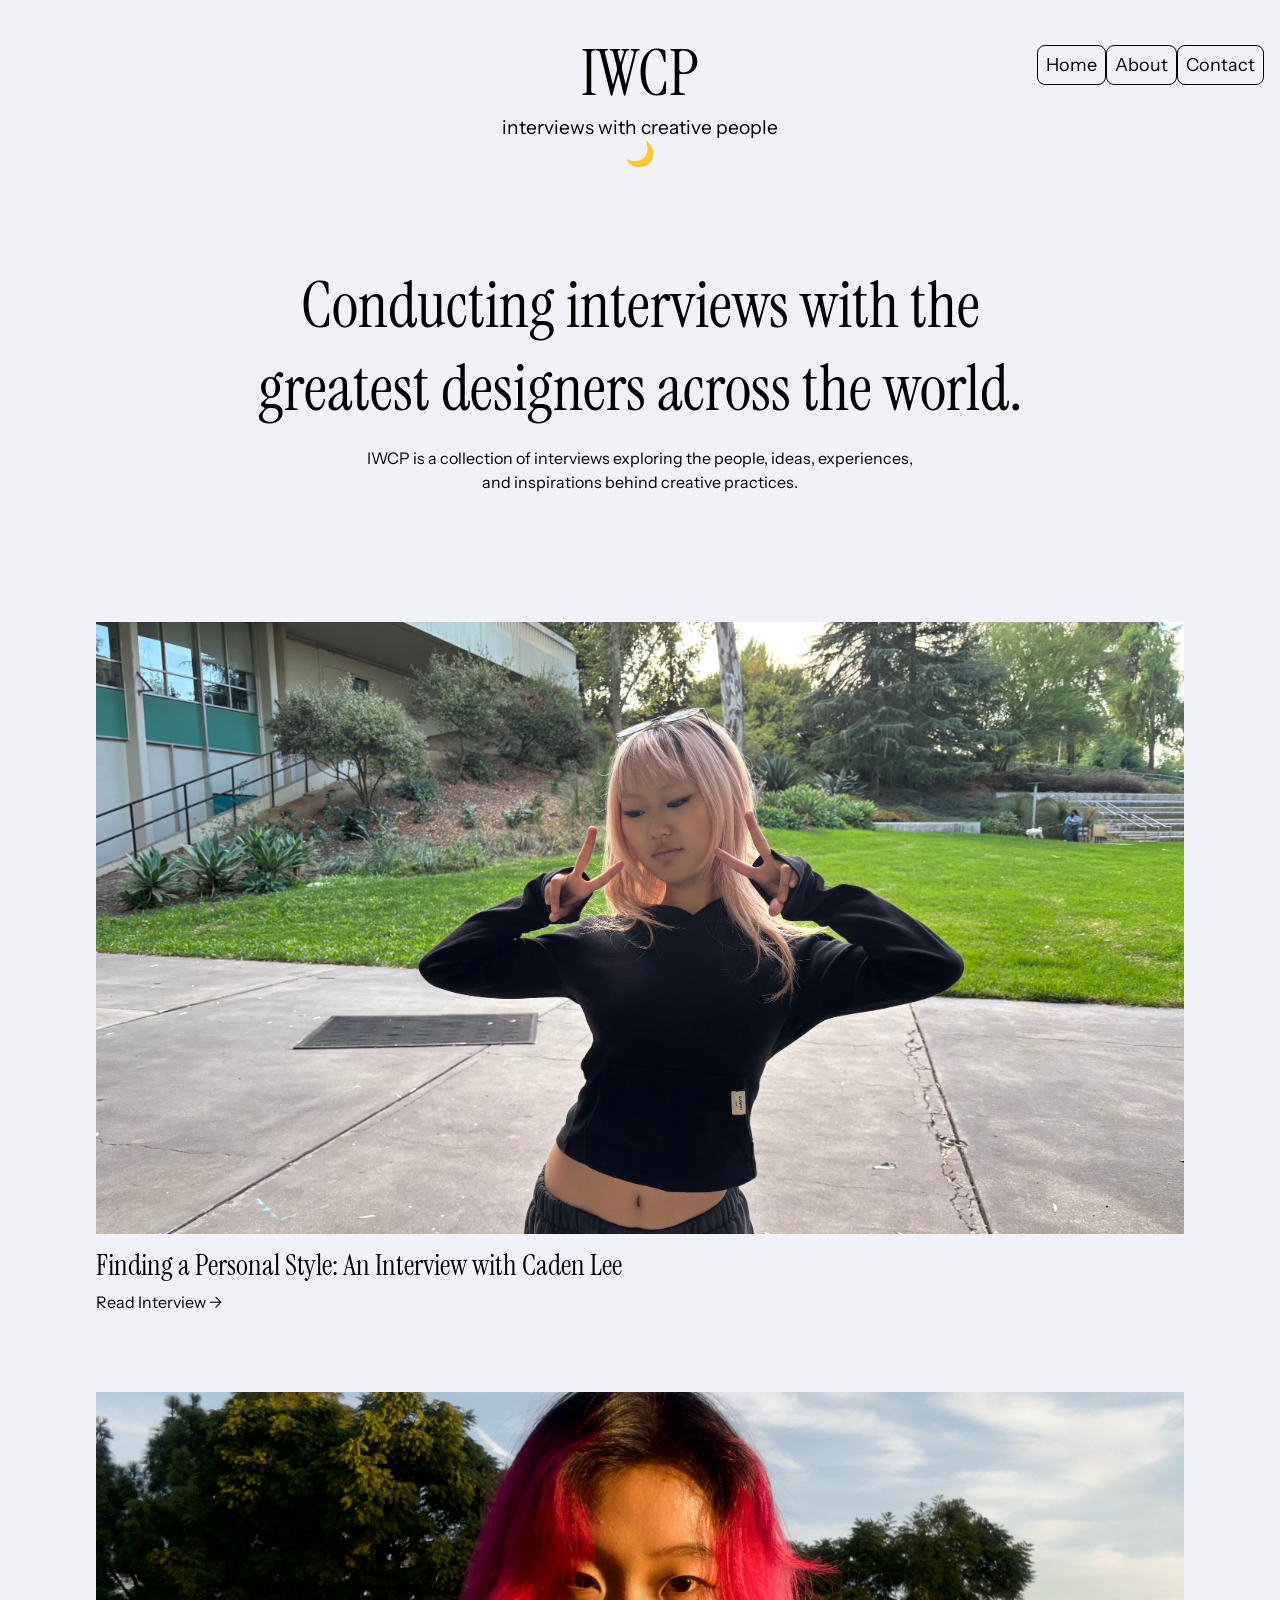
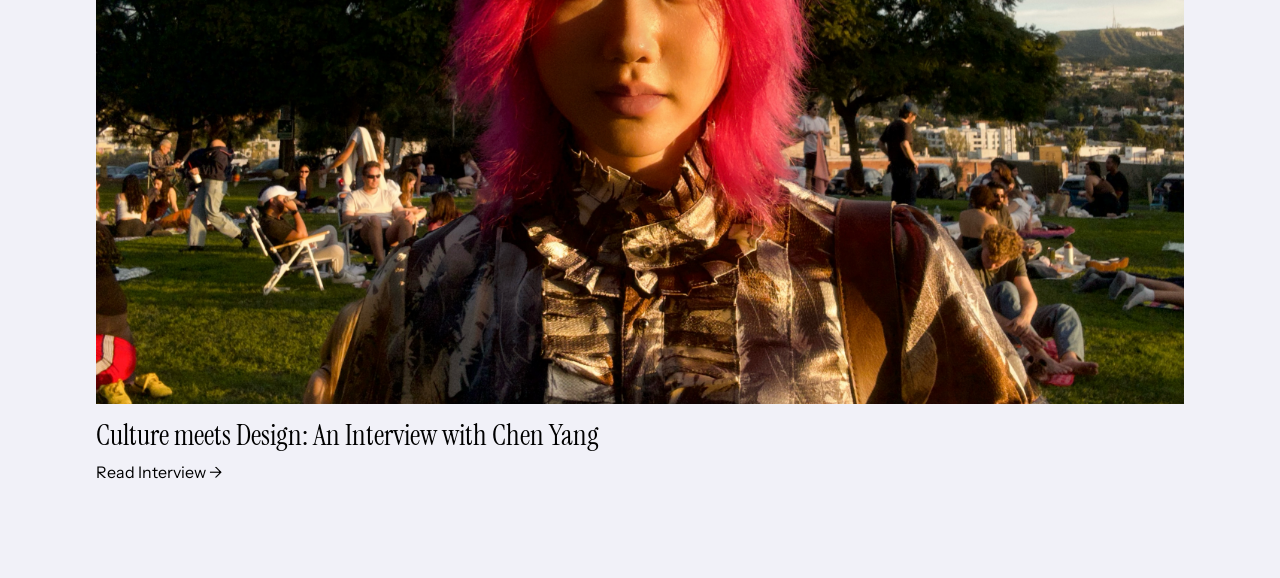
<file: index.html>
<!DOCTYPE html>
<html lang="en">
<head>
    <meta charset="utf-8">
    <meta name="viewport" content="width=device-width, initial-scale=1.0">

    <title>IWCP — Interviews With Creative People</title>

    <link rel="preconnect" href="https://fonts.googleapis.com">
    <link rel="preconnect" href="https://fonts.gstatic.com" crossorigin>
    <link href="https://fonts.googleapis.com/css2?family=Instrument+Sans:ital,wght@0,400..700;1,400..700&family=Instrument+Serif:ital@0;1&display=swap" rel="stylesheet">

    <link href="css/reset.css" rel="stylesheet">
    <link href="css/styles.css" rel="stylesheet">
</head>

<body>

<header class="site-header">

    <h2 class="website_logo">IWCP</h2>

    <p class="interviews">interviews with creative people</p>

    <nav class="site-nav">

        <input type="checkbox" id="darkmode">

        <label for="darkmode" class="theme-icon">
            <span class="moon">🌙</span>
            <span class="sun">☀️</span>
        </label>

        <ul class="site-nav__links">
            <li><a href="index.html">Home</a></li>
            <li><a href="#">About</a></li>
            <li><a href="#">Contact</a></li>
        </ul>

    </nav>

</header>

<main>

    <section class="home-intro">
        <h1>Conducting interviews with the greatest designers across the world.</h1>

        <p>
            IWCP is a collection of interviews exploring the
            people, ideas, experiences, and inspirations behind
            creative practices.
        </p>
    </section>

    <section class="interview-list">

    

		<div class="interview-card">
        <a href="caden.html">
            <div class="card-images">
            <img src="images/cadenimage.jpeg" alt="Caden artwork">
            <img src="images/caden mixed media.png" alt="More of Caden's artwork">

			</div>
			<h3>Finding a Personal Style: An Interview with Caden Lee</h3>
			    <p>Read Interview →</p>

        

        </a>
</div>

<div class="interview-card">
<a href="Chen.html">
	<div class="card-images">
    <img src="images/Chen Portrait.jpeg" alt="Second Interviewee">
	<img src="images/chen drawing.png" alt="Second Interviewee">

	</div>
    <h3>Culture meets Design: An Interview with Chen Yang</h3>
    <p>Read Interview →</p>
</a>

</div>
    </section>

</main>

</body>
</html>
</file>
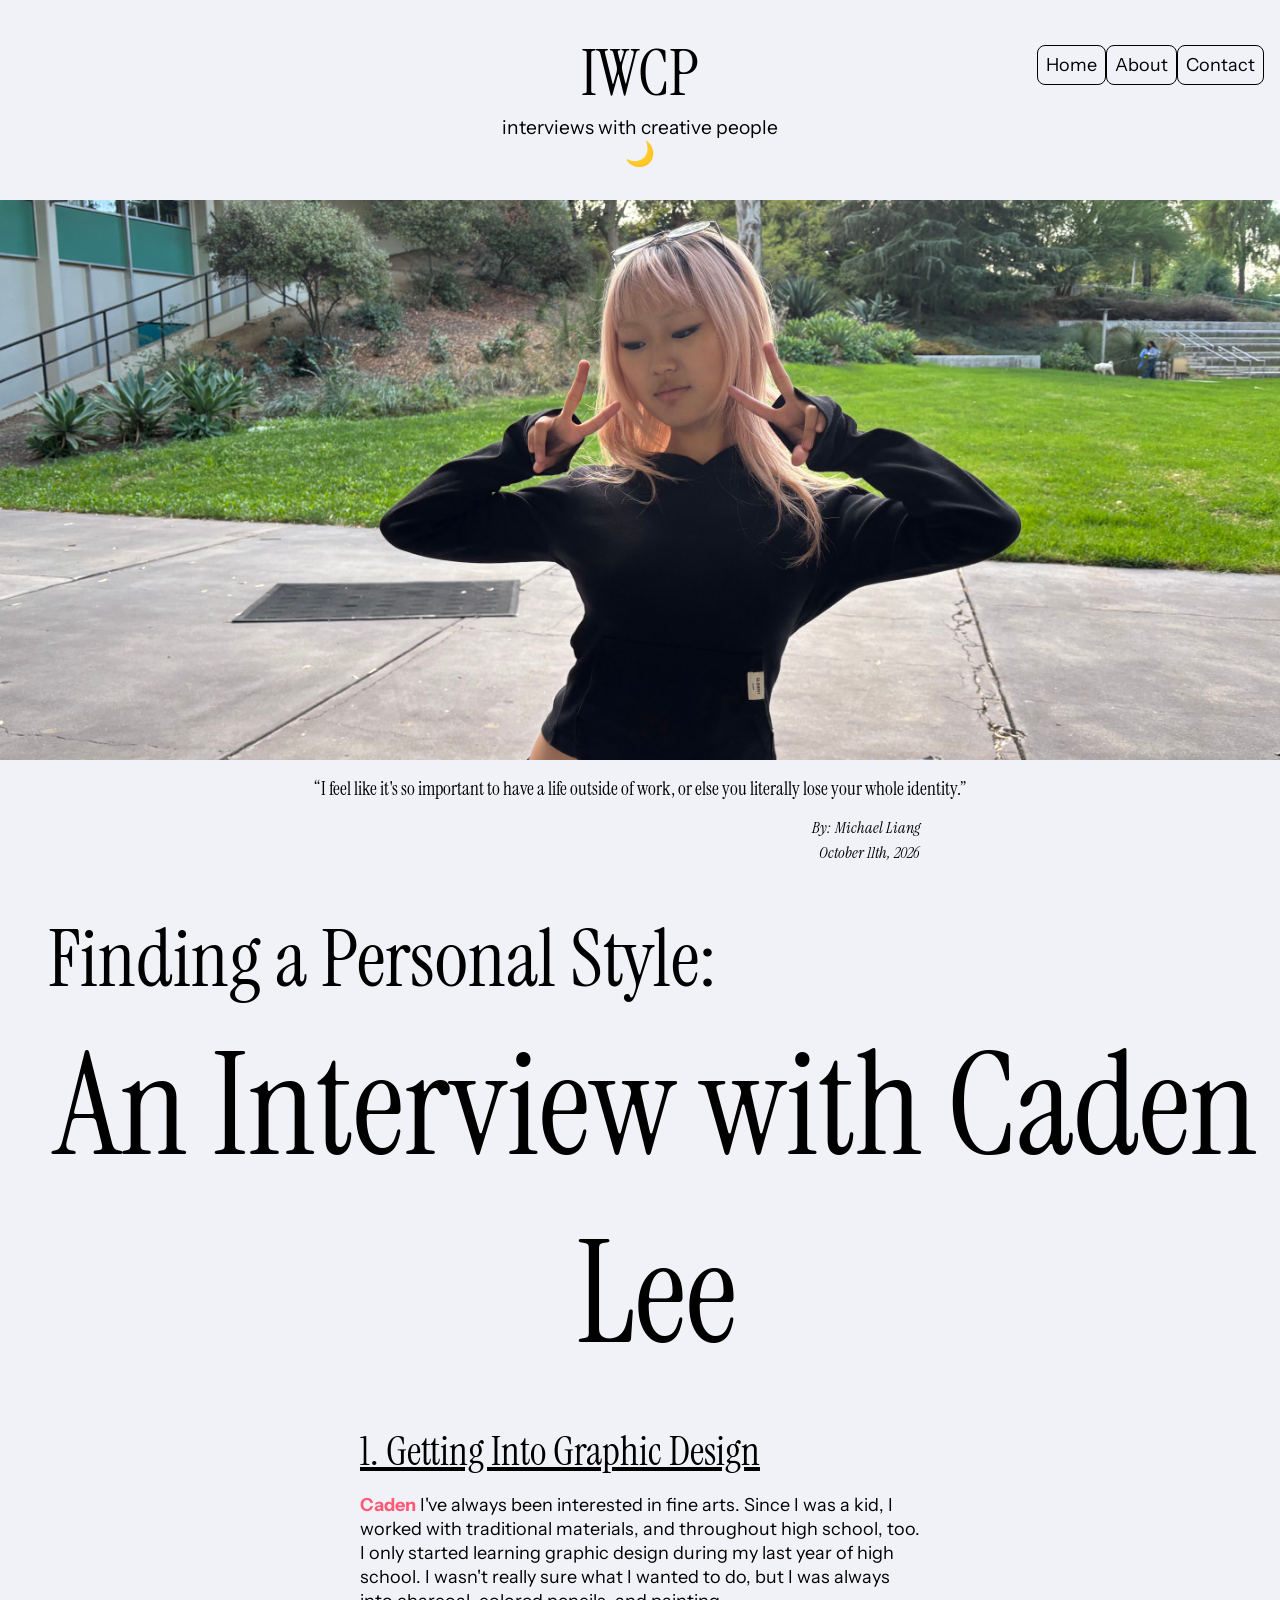
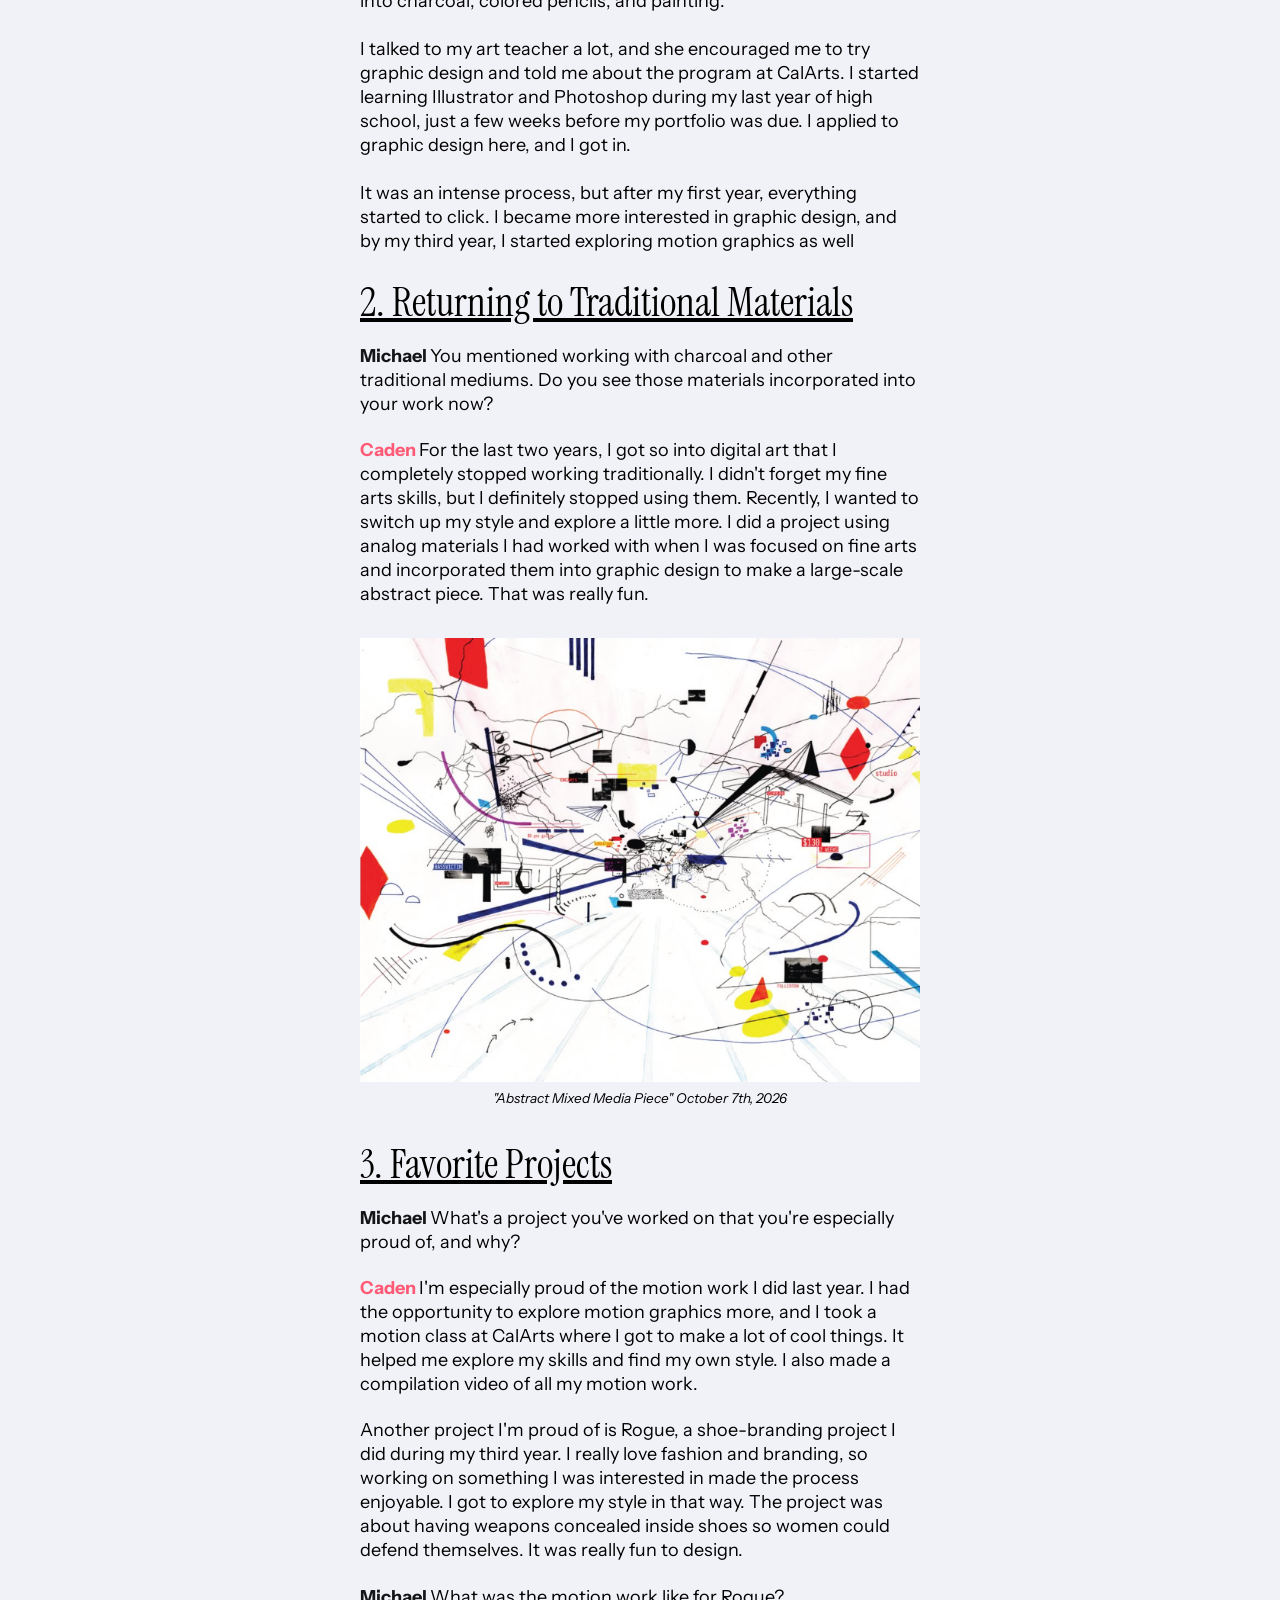
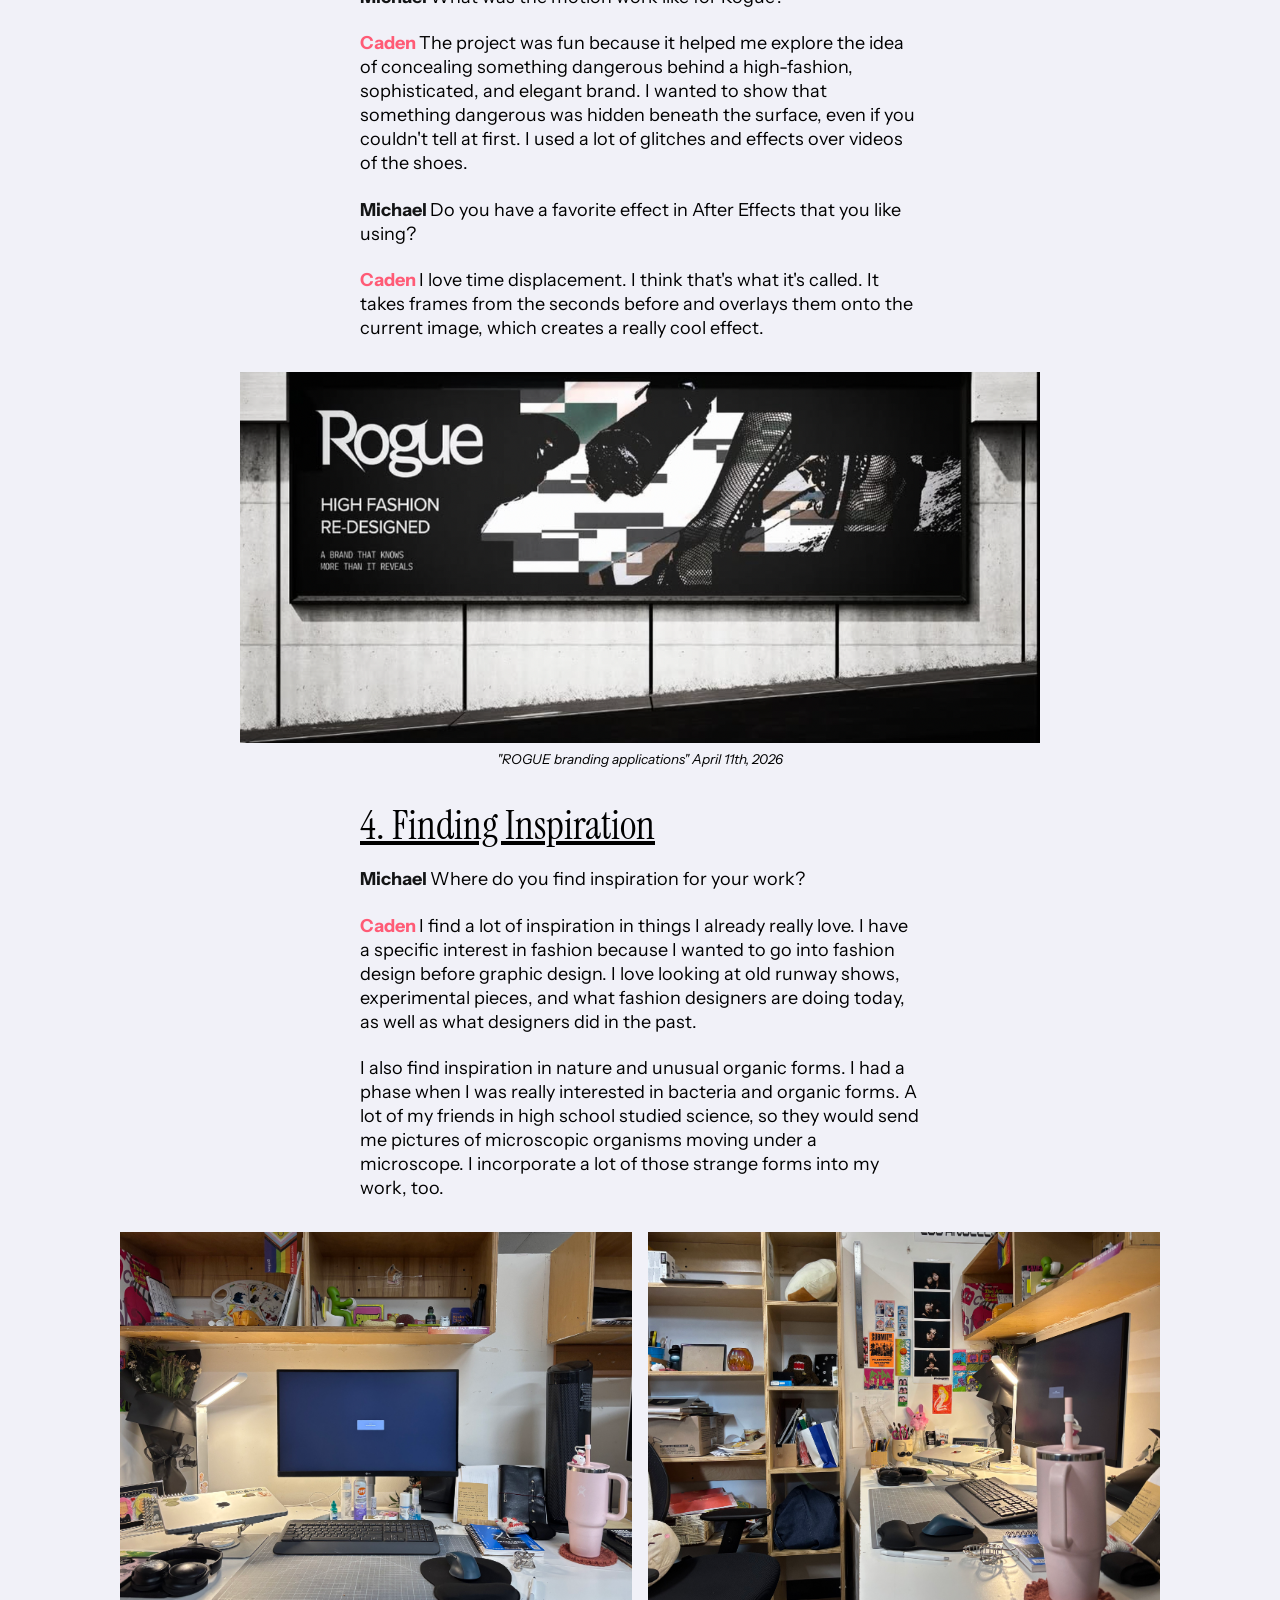
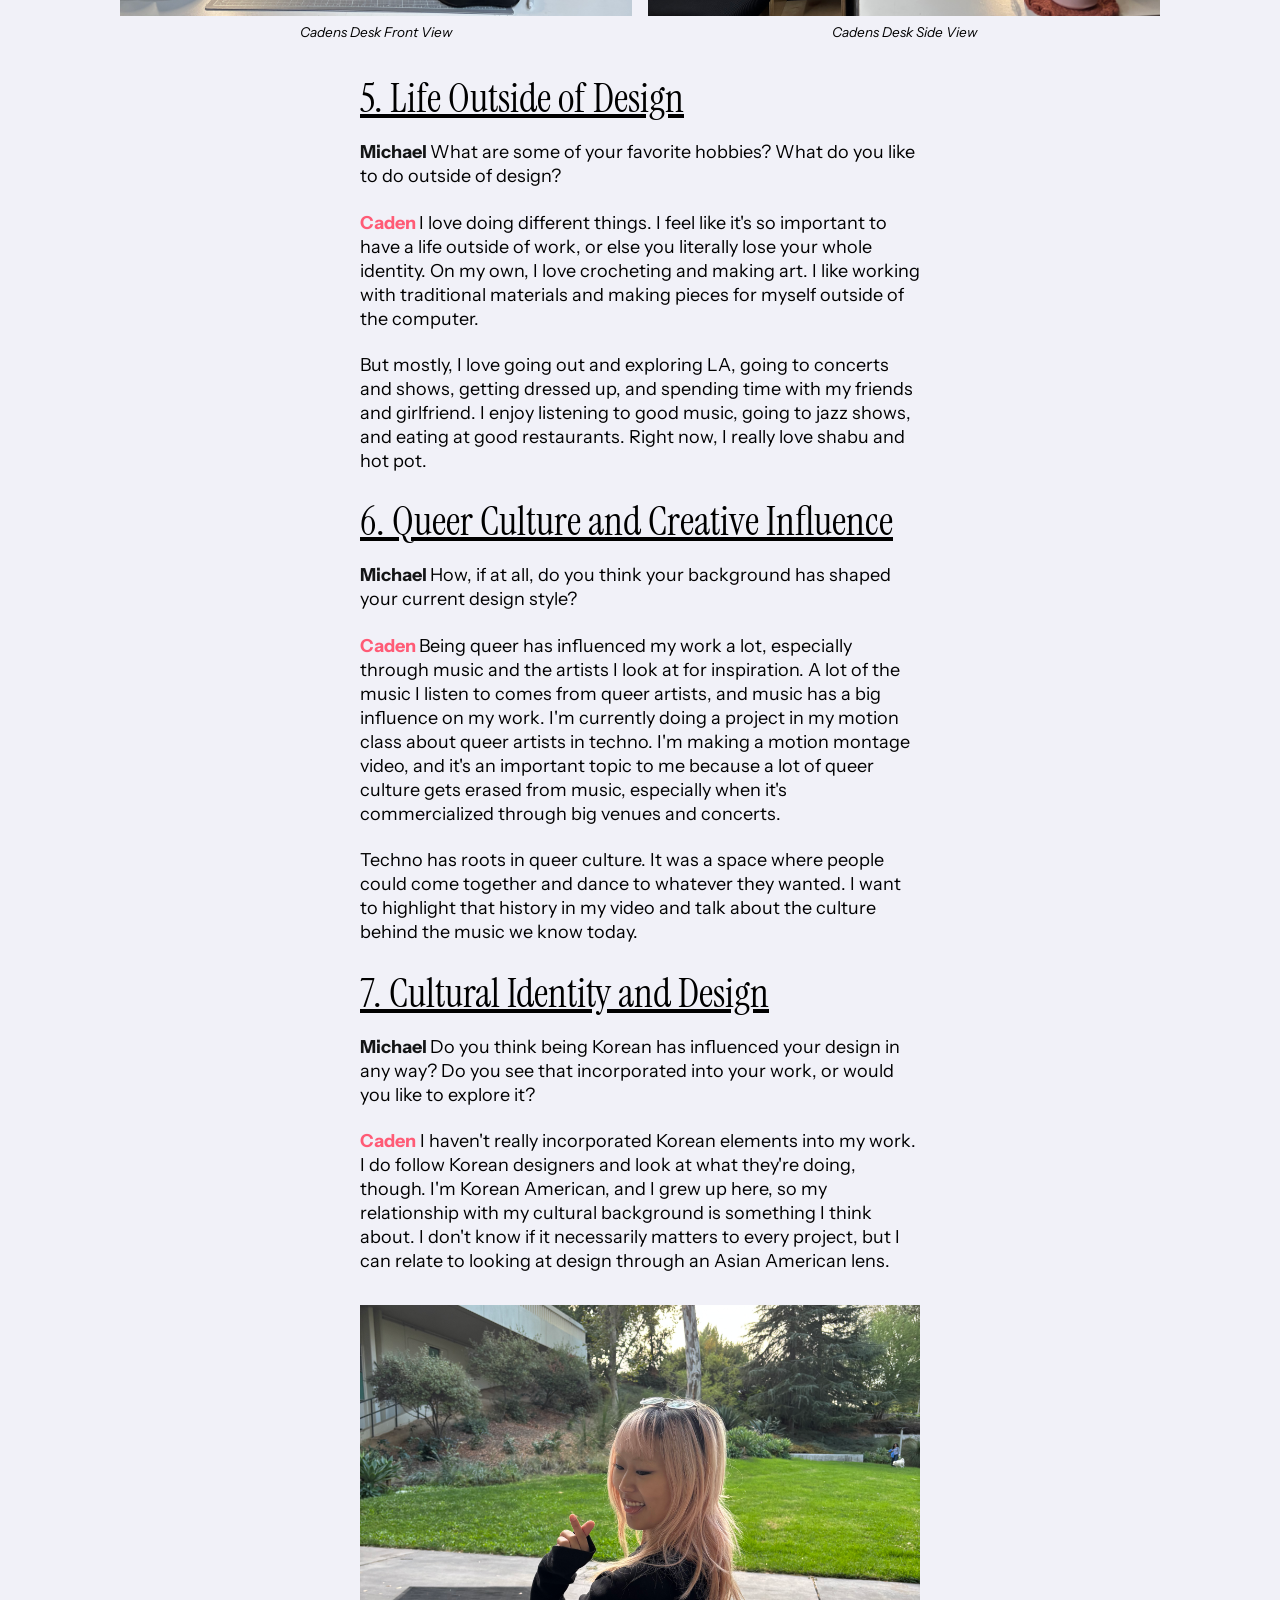
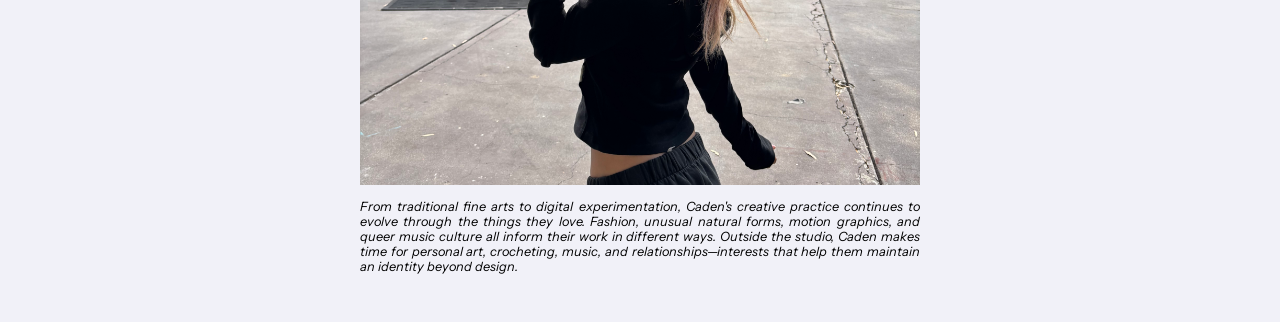
<file: caden.html>
<!DOCTYPE html>
<html lang="en">
<head>
	<meta charset="utf-8">
	<meta content="initial-scale=1.0,width=device-width" name="viewport">

	<title>IWCP Interviews With Creative People </title>

	
<link rel="preconnect" href="https://fonts.googleapis.com">
<link rel="preconnect" href="https://fonts.gstatic.com" crossorigin>
<link href="https://fonts.googleapis.com/css2?family=Instrument+Sans:ital,wght@0,400..700;1,400..700&family=Instrument+Serif:ital@0;1&display=swap" rel="stylesheet">

	<link href="css/reset.css" rel="stylesheet" type="text/css">
	<link href="css/styles.css" rel="stylesheet" type="text/css">
	
	<script src="js/scripts.js"></script>
</head>






<body>

<header class="site-header">


	<h2 class="website_logo">IWCP  </h2>

			<p class="interviews">interviews with creative people </p>

			<nav>
						
<nav class="site-nav">

    <input type="checkbox" id="darkmode">

    <label for="darkmode" class="theme-icon">
        <span class="moon">🌙</span>
        <span class="sun">☀️</span>
    </label>

    <ul class="site-nav__links">
        <li><a href="index.html">Home</a></li>
        <li><a href="about.html">About</a></li>
        <li><a href="contact.html">Contact</a></li>
    </ul>

</nav>
			</nav>
		

		</header>

	


	

	
	<!-- caption under image-->

		<div class="caden_image">
		<img src="images/cadenimage.jpeg" alt="Caden">
	    </div>

		<div class="caden_header">
	<div class="caden_quote">
		“I feel like it's so important to have a life outside of work, or else you literally lose your whole identity.”
	</div>
	<div class="caden_text">By: Michael Liang</div>
	<div class="caden_subtext">October 11th, 2026</div>
</div>


<!-- title -->

<div class="caden_headertwo">

<div class="Caden_title">
	<h1>Finding a Personal Style:</h1>

	</div>


	<div class="Caden_maintitle">
	<h1> An Interview with Caden Lee</h1>

	</div>

</div>


	<!-- interview section-->

<main class="article">

    <section class="article_section">
        <h2>1. Getting Into Graphic Design</h2>
        <p> <span class="Caden"> Caden</span> I've always been interested in fine arts. Since I was a kid, I worked with traditional materials, and throughout high school, too. I only started learning graphic design during my last year of high school. I wasn't really sure what I wanted to do, but I was always into charcoal, colored pencils, and painting. <br><br>
 I talked to my art teacher a lot, and she encouraged me to try graphic design and told me about the program at CalArts. I started learning Illustrator and Photoshop during my last year of high school, just a few weeks before my portfolio was due. I applied to graphic design here, and I got in.  <br><br>
It was an intense process, but after my first year, everything started to click. I became more interested in graphic design, and by my third year, I started exploring motion graphics as well</p>
    </section>



    <section class="article_section">
        <h2>2. Returning to Traditional Materials</h2>
        <p> <span class="Michael"> Michael </span> You mentioned working with charcoal and other traditional mediums. Do you see those materials incorporated into your work now?</p>

  <p> <span class="Caden"> Caden </span>For the last two years, I got so into digital art that I completely stopped working traditionally. I didn't forget my fine arts skills, but I definitely stopped using them. Recently, I wanted to switch up my style and explore a little more. I did a project using analog materials I had worked with when I was focused on fine arts and incorporated them into graphic design to make a large-scale abstract piece. That was really fun.</p>
    </section>



	<div class="article_image">
    <img src="images/caden mixed media.png" alt="Caden's mixed media piece">
    <p class="image_caption">"Abstract Mixed Media Piece" October 7th, 2026</p>
</div>


   


    <section class="article_section">
        <h2>3. Favorite Projects</h2>
        <p> <span class="Michael"> Michael </span> What's a project you've worked on that
you're especially proud of, and why? </p>

<p> <span class="Caden"> Caden </span> I'm especially proud of the motion work I did
last year. I had the opportunity to explore motion
graphics more, and I took a motion class at CalArts
where I got to make a lot of cool things. It helped me
explore my skills and find my own style. I also made
a compilation video of all my motion work.</p>

<p>Another project I'm proud of is Rogue, a shoe-branding
project I did during my third year. I really love fashion
and branding, so working on something I was interested
in made the process enjoyable. I got to explore my style
in that way. The project was about having weapons concealed inside
shoes so women could defend themselves. It was really
fun to design.</p>


<p> <span class="Michael"> Michael </span> What was the motion work like for Rogue?</p>

 <p> <span class="Caden"> Caden </span>The project was fun because it helped me explore
the idea of concealing something dangerous behind a
high-fashion, sophisticated, and elegant brand. I wanted
to show that something dangerous was hidden beneath
the surface, even if you couldn't tell at first. I used
a lot of glitches and effects over videos of the shoes.</p>

<p> <span class="Michael"> Michael </span> Do you have a favorite effect in After Effects
that you like using?</p>

 <p> <span class="Caden"> Caden </span> I love time displacement. I think that's what it's
called. It takes frames from the seconds before and
overlays them onto the current image, which creates
a really cool effect.</p>
     
   </section>


<div class="article_image_rouge">
    <img src="images/caden rouge.png" alt="caden rouge">
    <p class="image_caption_rouge">"ROGUE branding applications" April 11th, 2026</p>
</div>


 <section class="article_section">
        <h2>4. Finding Inspiration</h2>
        <p> <span class="Michael"> Michael </span> Where do you find inspiration for
your work? </p>

 <p> <span class="Caden"> Caden </span> I find a lot of inspiration in things I already
really love. I have a specific interest in fashion
because I wanted to go into fashion design before
graphic design. I love looking at old runway shows,
experimental pieces, and what fashion designers are
doing today, as well as what designers did in the past.</p>

<p>I also find inspiration in nature and unusual organic
forms. I had a phase when I was really interested in
bacteria and organic forms. A lot of my friends in high
school studied science, so they would send me pictures
of microscopic organisms moving under a microscope.
I incorporate a lot of those strange forms into my work,
too.</p>
     
   </section>


<div class="cadendesk">

    <div class="cadens_deskside">
        <img src="images/caden front desk.jpeg" alt="Cadens Front Desk">
        <p class="desk_caption">Cadens Desk Front View</p>
    </div>

    <div class="cadens_deskside">
        <img src="images/caden side desk .jpeg" alt="Cadens Side Desk ">
        <p class="desk_caption">Cadens Desk Side View</p>
    </div>

</div>

<section class="article_section">
        <h2>5. Life Outside of Design</h2>
        <p> <span class="Michael"> Michael </span> What are some of your favorite hobbies?
What do you like to do outside of design? </p>

<p> <span class="Caden"> Caden  </span>I love doing different things. I feel like it's so
important to have a life outside of work, or else you
literally lose your whole identity. On my own, I love crocheting and making art. I like
working with traditional materials and making pieces
for myself outside of the computer.</p>

<p>But mostly, I love going out and exploring LA, going to
concerts and shows, getting dressed up, and spending
time with my friends and girlfriend. I enjoy listening to
good music, going to jazz shows, and eating at good
restaurants. Right now, I really love shabu and hot pot.</p>
     
   </section>

   <section class="article_section">
        <h2>6. Queer Culture and Creative Influence</h2>
       <p> <span class="Michael"> Michael </span> How, if at all, do you think your background
has shaped your current design style?</p>

<p> <span class="Caden"> Caden </span> Being queer has influenced my work a lot, especially
through music and the artists I look at for inspiration. A lot
of the music I listen to comes from queer artists, and music
has a big influence on my work. I'm currently doing a project
in my motion class about queer artists in techno. I'm making
a motion montage video, and it's an important topic to me
because a lot of queer culture gets erased from music,
especially when it's commercialized through big venues
and concerts.<p>

<p>Techno has roots in queer culture. It was a space where
people could come together and dance to whatever they
wanted. I want to highlight that history in my video and talk
about the culture behind the music we know today.</p>
     
   </section>

   <section class="article_section">
        <h2>7. Cultural Identity and Design</h2>
        <p> <span class="Michael"> Michael </span>Do you think being Korean has influenced your
design in any way? Do you see that incorporated into your
work, or would you like to explore it?</p>

<p> <span class="Caden"> Caden</span> I haven't really incorporated Korean elements into
my work. I do follow Korean designers and look at what
they're doing, though. I'm Korean American, and I grew up
here, so my relationship with my cultural background is
something I think about. I don't know if it necessarily
matters to every project, but I can relate to looking at
design through an Asian American lens.</p>
     
   </section>

<div class="caden_lastimage">
	<div class="lastimage_crop">
    <img src="images/Caden heart.jpeg" alt="Caden's mixed media piece">
	</div>
    <p class="cadenimage_caption">
From traditional fine arts to digital experimentation,
Caden's creative practice continues to evolve through the
things they love. Fashion, unusual natural forms, motion
graphics, and queer music culture all inform their work in
different ways. Outside the studio, Caden makes time for
personal art, crocheting, music, and relationships—interests
that help them maintain an identity beyond design.</p>
</div>







</main>



</body>
</html>
</file>
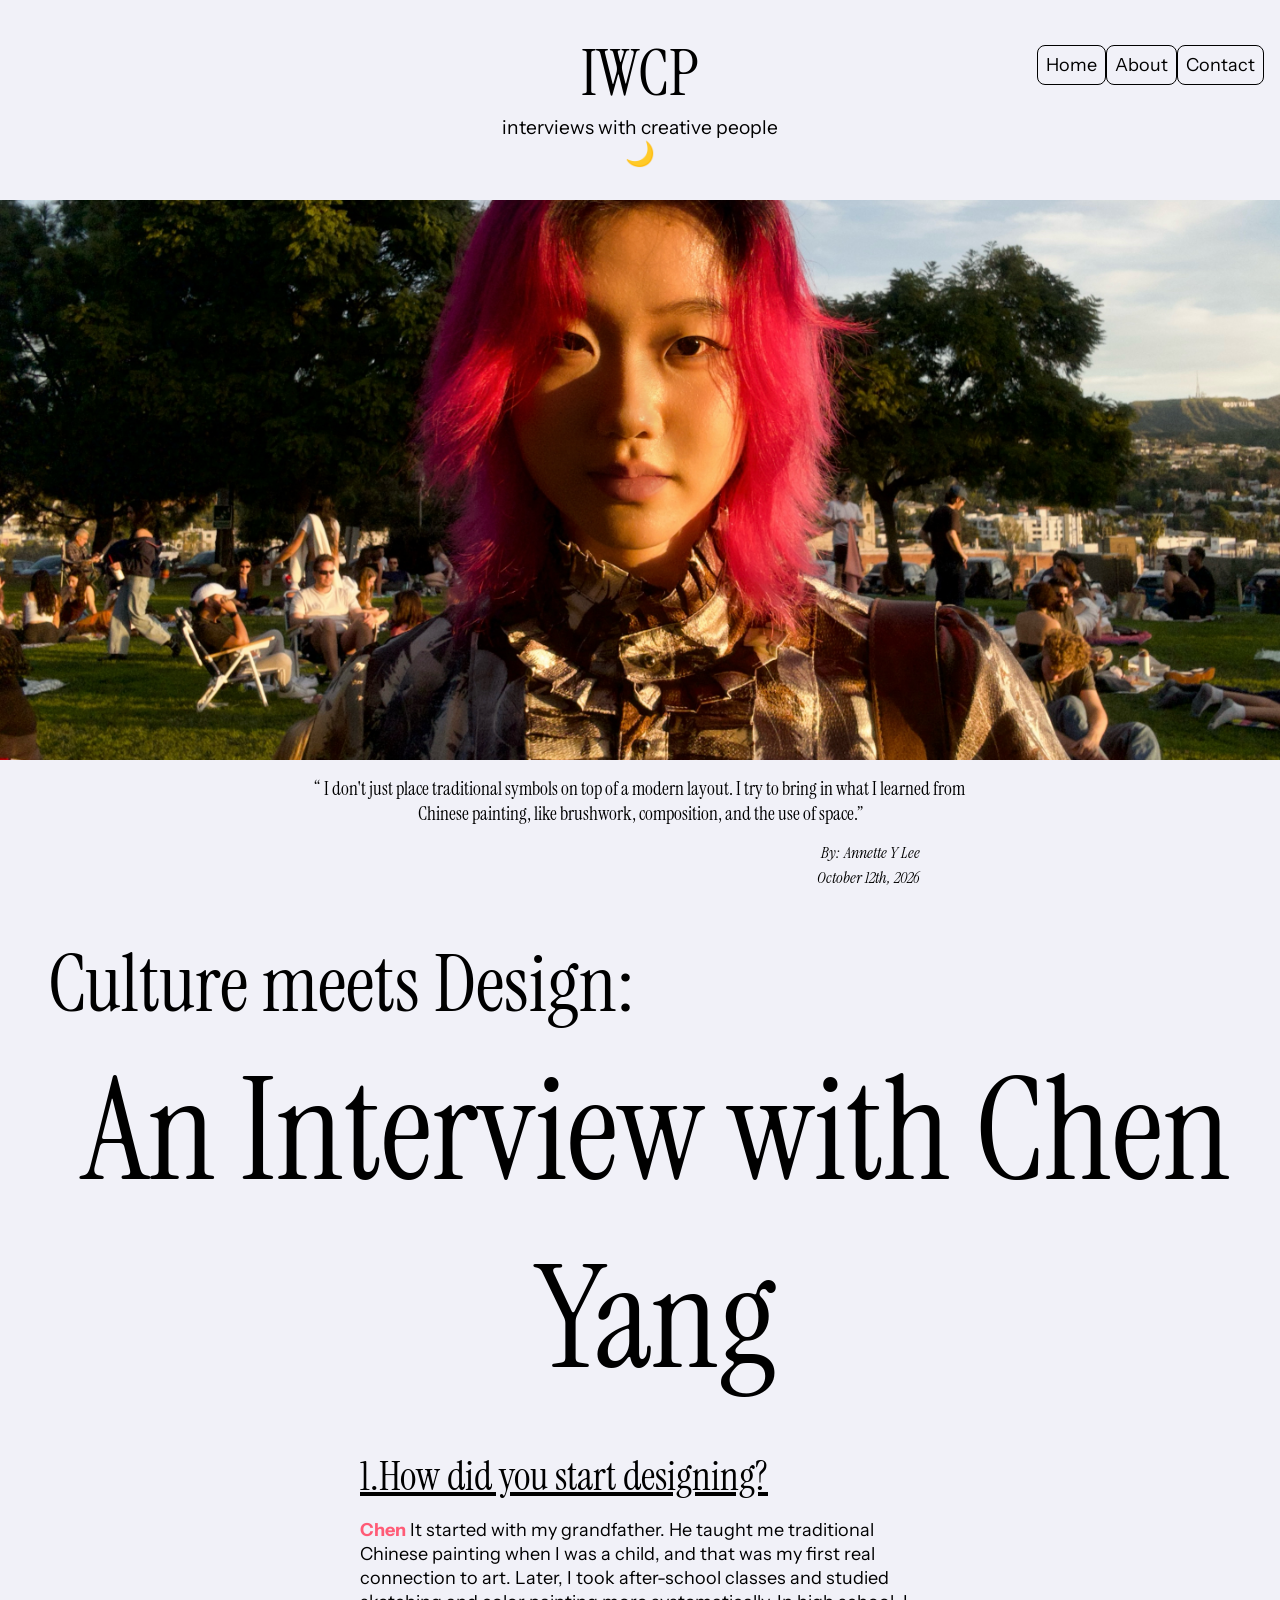
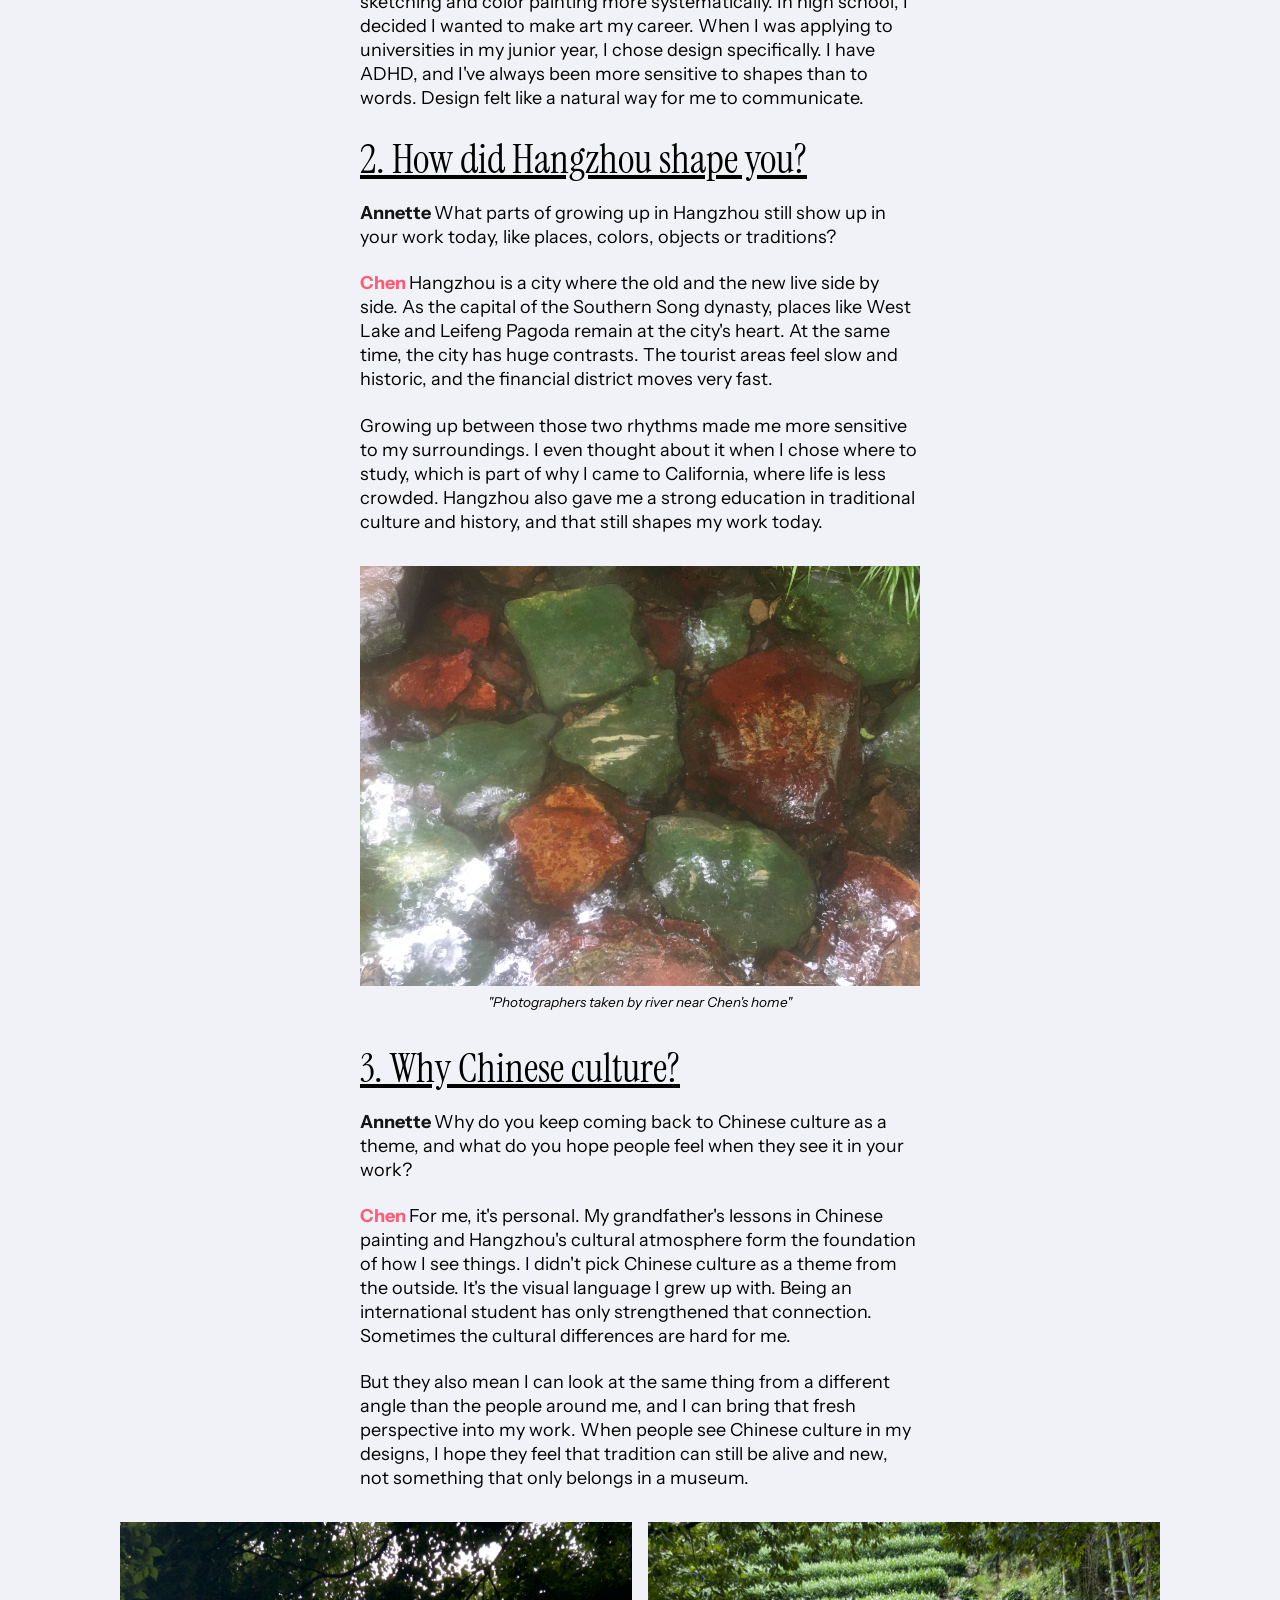
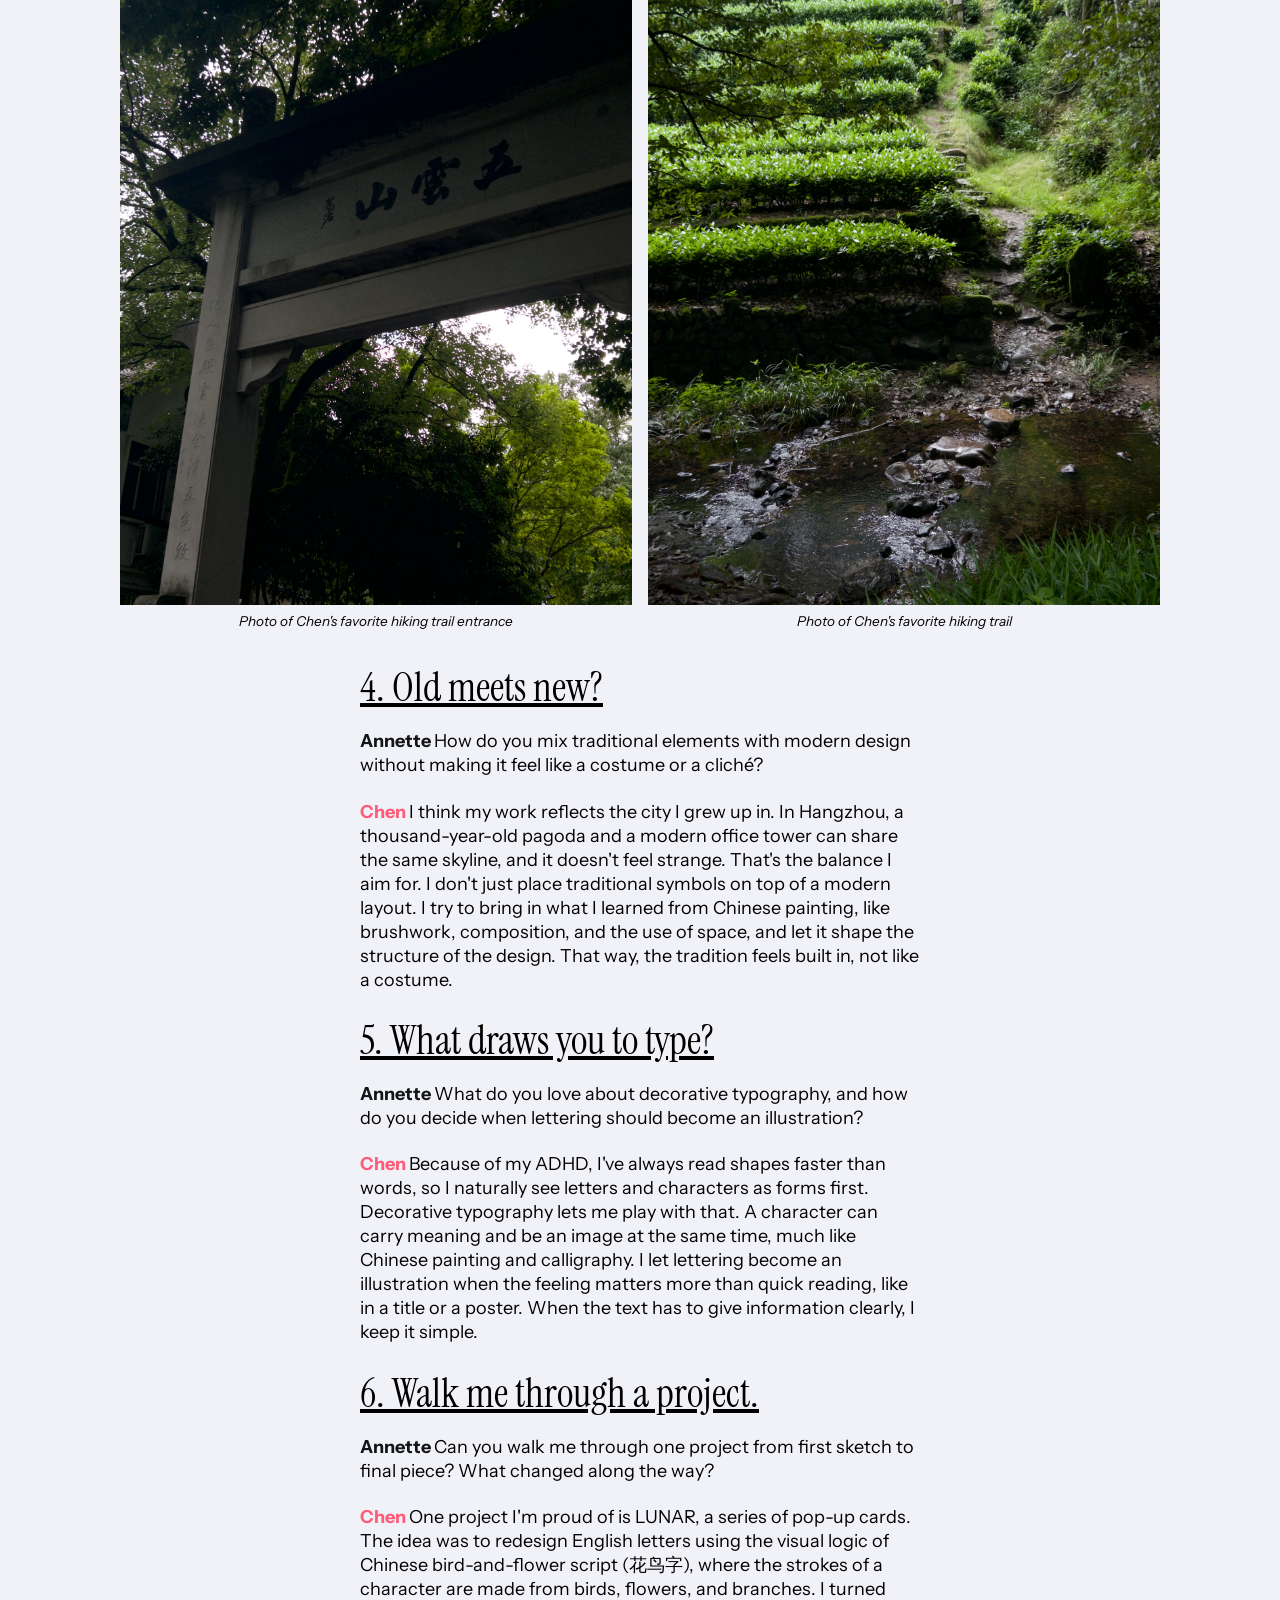
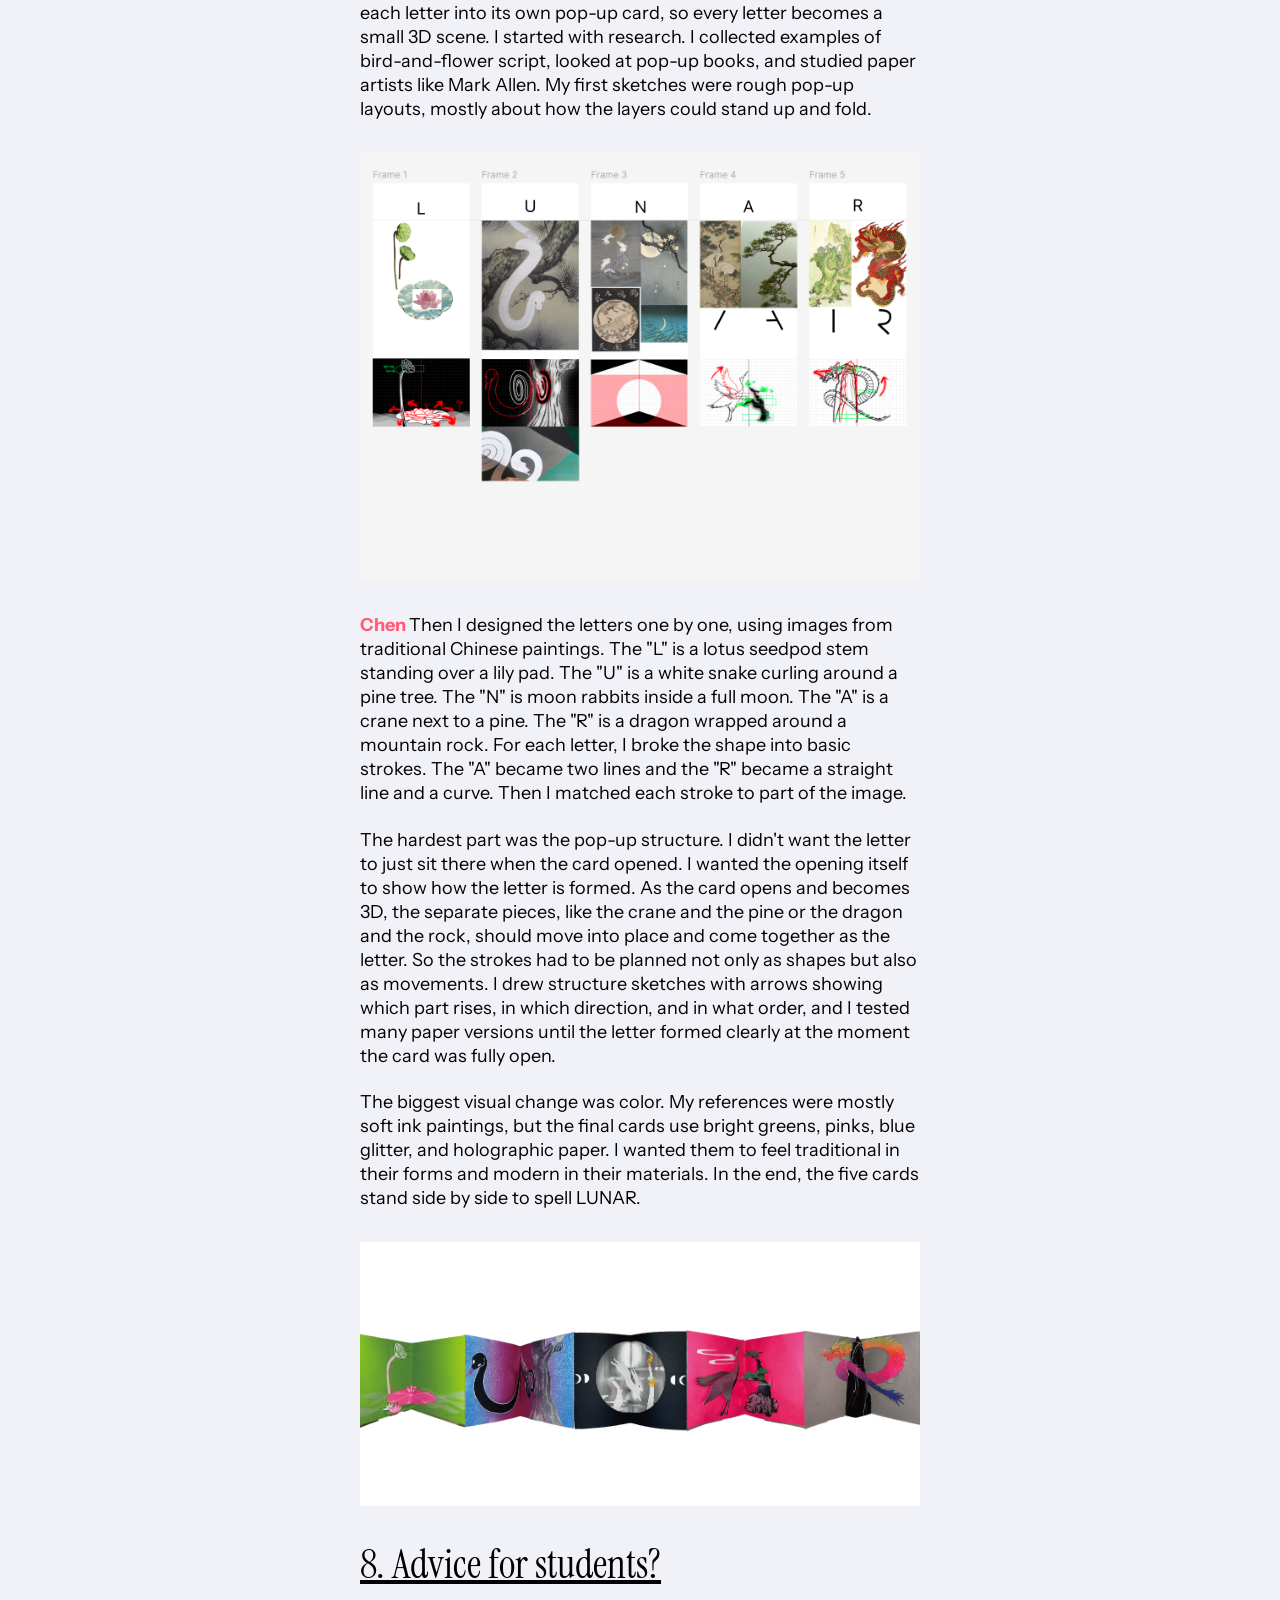
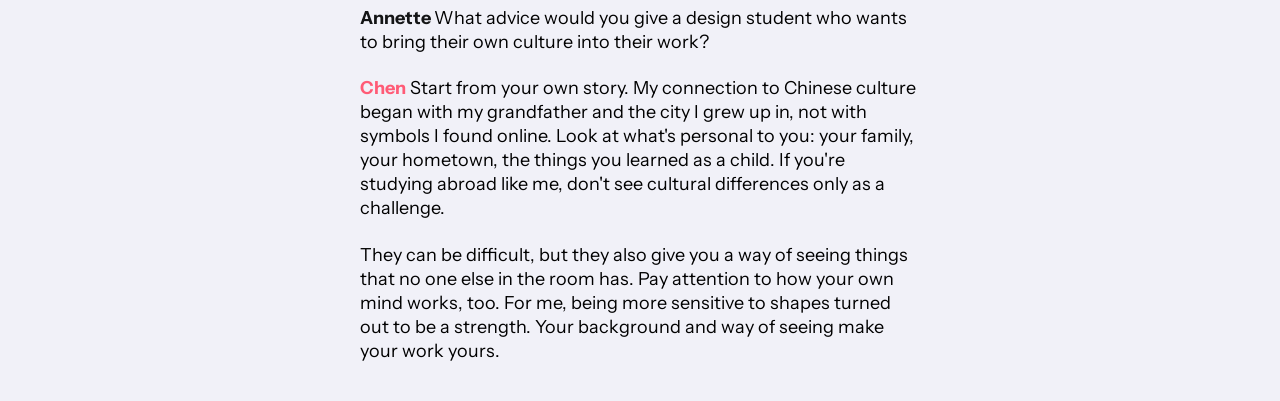
<file: Chen.html>
<!DOCTYPE html>
<html lang="en">
<head>
	<meta charset="utf-8">
	<meta content="initial-scale=1.0,width=device-width" name="viewport">

	<title>IWCP Interviews With Creative People </title>

	
<link rel="preconnect" href="https://fonts.googleapis.com">
<link rel="preconnect" href="https://fonts.gstatic.com" crossorigin>
<link href="https://fonts.googleapis.com/css2?family=Instrument+Sans:ital,wght@0,400..700;1,400..700&family=Instrument+Serif:ital@0;1&display=swap" rel="stylesheet">

	<link href="css/reset.css" rel="stylesheet" type="text/css">
	<link href="css/styles.css" rel="stylesheet" type="text/css">
	
	<script src="js/scripts.js"></script>
</head>






<body>

<header class="site-header">


	<h2 class="website_logo">IWCP  </h2>

			<p class="interviews">interviews with creative people </p>

			<nav>
						
<nav class="site-nav">

    <input type="checkbox" id="darkmode">

    <label for="darkmode" class="theme-icon">
        <span class="moon">🌙</span>
        <span class="sun">☀️</span>
    </label>

    <ul class="site-nav__links">
        <li><a href="index.html">Home</a></li>
        <li><a href="about.html">About</a></li>
        <li><a href="contact.html">Contact</a></li>
    </ul>

</nav>
			</nav>
		

		</header>

	


	

	
	<!-- caption under image-->

		<div class="caden_image">
		<img src="images/Chen Portrait.jpeg" alt="Chen">
	    </div>

		<div class="caden_header">
	<div class="caden_quote">
		“ I don't just place traditional symbols on top of a modern layout. I try to bring in what I
learned from Chinese painting, like brushwork, composition, and the use of space.”
	</div>
	<div class="caden_text">By: Annette Y Lee</div>
	<div class="caden_subtext">October 12th, 2026</div>
</div>


<!-- title -->

<div class="caden_headertwo">

<div class="Caden_title">
	<h1>Culture meets Design:</h1>

	</div>


	<div class="Caden_maintitle">
	<h1> An Interview with Chen Yang</h1>

	</div>

</div>


	<!-- interview section-->

<main class="article">

    <section class="article_section">
        <h2>1.How did you start designing?</h2>
        <p> <span class="Caden"> Chen</span> It started with my grandfather. He taught me traditional Chinese painting when I was a child, and
that was my first real connection to art. Later, I took after-school classes and studied sketching
and color painting more systematically. In high school, I decided I wanted to make art my career.
When I was applying to universities in my junior year, I chose design specifically. I have ADHD,
and I've always been more sensitive to shapes than to words. Design felt like a natural way for
me to communicate.</p>
    </section>



    <section class="article_section">
        <h2>2. How did Hangzhou shape you?</h2>
        <p> <span class="Michael"> Annette </span> What parts of growing up in Hangzhou still show up in your work today, like places, colors,
objects or traditions?</p>

  <p> <span class="Caden"> Chen </span>Hangzhou is a city where the old and the new live side by side. As the capital of the Southern
Song dynasty, places like West Lake and Leifeng Pagoda remain at the city's heart. At the same
time, the city has huge contrasts. The tourist areas feel slow and historic, and the financial
district moves very fast.</p>

<p>Growing up between those two rhythms made me more sensitive to my
surroundings. I even thought about it when I chose where to study, which is part of why I came
to California, where life is less crowded. Hangzhou also gave me a strong education in
traditional culture and history, and that still shapes my work today.</p>
    </section>



	<div class="article_image">
    <img src="images/river.JPG" alt="Caden's mixed media piece">
    <p class="image_caption">"Photographers taken by river near Chen's home"</p>
</div>


   


    <section class="article_section">
        <h2>3. Why Chinese culture?</h2>
        <p> <span class="Michael"> Annette </span> Why do you keep coming back to Chinese culture as a theme, and what do you hope people
feel when they see it in your work? </p>

<p> <span class="Caden"> Chen </span> For me, it's personal. My grandfather's lessons in Chinese painting and Hangzhou's cultural
atmosphere form the foundation of how I see things. I didn't pick Chinese culture as a theme
from the outside. It's the visual language I grew up with. Being an international student has only
strengthened that connection. Sometimes the cultural differences are hard for me. </p>

<p>But they also
mean I can look at the same thing from a different angle than the people around me, and I can
bring that fresh perspective into my work. When people see Chinese culture in my designs, I
hope they feel that tradition can still be alive and new, not something that only belongs in a
museum.</p>


   </section>


<div class="cadendesk">

    <div class="cadens_deskside">
        <img src="images/culture .JPG" alt="Cadens Front Desk">
        <p class="desk_caption">Photo of Chen's favorite hiking trail entrance</p>
    </div>

    <div class="cadens_deskside">
        <img src="images/original 2026-06-20 162058B4021F8D4946.JPG" alt="Cadens Side Desk ">
        <p class="desk_caption">Photo of Chen's favorite hiking trail </p>
    </div>

</div>

 <section class="article_section">
        <h2>4. Old meets new?</h2>
        <p> <span class="Michael"> Annette </span> How do you mix traditional elements with modern design without making it feel like a costume or
a cliché? </p>

 <p> <span class="Caden"> Chen </span> I think my work reflects the city I grew up in. In Hangzhou, a thousand-year-old pagoda and a
modern office tower can share the same skyline, and it doesn't feel strange. That's the balance I
aim for. I don't just place traditional symbols on top of a modern layout. I try to bring in what I
learned from Chinese painting, like brushwork, composition, and the use of space, and let it
shape the structure of the design. That way, the tradition feels built in, not like a costume.</p>

     
   </section>




<section class="article_section">
        <h2>5. What draws you to type?</h2>
        <p> <span class="Michael"> Annette </span> What do you love about decorative typography, and how do you decide when lettering should
become an illustration? </p>

<p> <span class="Caden"> Chen  </span>Because of my ADHD, I've always read shapes faster than words, so I naturally see letters and
characters as forms first. Decorative typography lets me play with that. A character can carry
meaning and be an image at the same time, much like Chinese painting and calligraphy. I let
lettering become an illustration when the feeling matters more than quick reading, like in a title
or a poster. When the text has to give information clearly, I keep it simple.</p>


   </section>

   <section class="article_section">
        <h2>6. Walk me through a project.</h2>
       <p> <span class="Michael"> Annette </span> Can you walk me through one project from first sketch to final piece? What changed along the
way?</p>

<p> <span class="Caden"> Chen </span> One project I'm proud of is LUNAR, a series of pop-up cards. The idea was to redesign English
letters using the visual logic of Chinese bird-and-flower script (花鸟字), where the strokes of a
character are made from birds, flowers, and branches. I turned each letter into its own pop-up
card, so every letter becomes a small 3D scene.
I started with research. I collected examples of bird-and-flower script, looked at pop-up books,
and studied paper artists like Mark Allen. My first sketches were rough pop-up layouts, mostly
about how the layers could stand up and fold.
<p>


		<div class="article_image">
    <img src="images/截屏2026-10-29 下午1.49.00.png" alt="Caden's mixed media piece">

</div>


<p><span class="Caden"> Chen </span>Then I designed the letters one by one, using images from traditional Chinese paintings. The "L"
is a lotus seedpod stem standing over a lily pad. The "U" is a white snake curling around a pine
tree. The "N" is moon rabbits inside a full moon. The "A" is a crane next to a pine. The "R" is a
dragon wrapped around a mountain rock. For each letter, I broke the shape into basic strokes.
The "A" became two lines and the "R" became a straight line and a curve. Then I matched each
stroke to part of the image.</p>

<p>The hardest part was the pop-up structure. I didn't want the letter to just sit there when the card
opened. I wanted the opening itself to show how the letter is formed. As the card opens and
becomes 3D, the separate pieces, like the crane and the pine or the dragon and the rock,
should move into place and come together as the letter. So the strokes had to be planned not
only as shapes but also as movements. I drew structure sketches with arrows showing which
part rises, in which direction, and in what order, and I tested many paper versions until the letter
formed clearly at the moment the card was fully open.

</p>

<p>
The biggest visual change was color. My references were mostly soft ink paintings, but the final
cards use bright greens, pinks, blue glitter, and holographic paper. I wanted them to feel
traditional in their forms and modern in their materials. In the end, the five cards stand side by
side to spell LUNAR.</p>


<div class="article_image">
    <img src="images/chen drawing.png" alt="Caden's mixed media piece">

</div>
     
   </section>

   <section class="article_section">
        <h2>8. Advice for students?</h2>
        <p> <span class="Michael"> Annette </span>What advice would you give a design student who wants to bring their own culture into their
work?</p>

<p> <span class="Caden"> Chen</span> Start from your own story. My connection to Chinese culture began with my grandfather and the
city I grew up in, not with symbols I found online. Look at what's personal to you: your family,
your hometown, the things you learned as a child. If you're studying abroad like me, don't see
cultural differences only as a challenge. 
</p>

<p>
They can be difficult, but they also give you a way of
seeing things that no one else in the room has. Pay attention to how your own mind works, too.
For me, being more sensitive to shapes turned out to be a strength. Your background and way
of seeing make your work yours.</p>
     
   </section>








</main>



</body>
</html>
</file>
<file: css/styles.css>
/* ========================================
   1. GLOBAL VARIABLES
======================================== */

:root {
    /* Colors */
    --text: black;
    --michaeltext: rgb(20, 21, 22);
    --cadentext: rgb(255, 91, 118);
    --accent2: #23e5ff;
    --accent2-dark: #55ffeb;
    --accent4-dark: #008262;
    --bg: #F1F1F8;
    --bg-light: #b0f18d;
    --buttoncolor: yellow;
    --buttoncolor-pink: pink;

    /* Margins */
    --margin-outside: 1rem;
    --margin-bottom: 3rem;
    --margin-right: 1.2rem;
    --margin-left: 0rem;

    /* Maximum Width */
    --max-width: 80rem;

    @media screen and (min-width: 850px) {
        --margin-outside: 1rem;
        --margin-bottom: 2rem;
    }
}


/* ========================================
   2. GENERAL PAGE STYLES
======================================== */

body {
    font-family: "Instrument Sans", sans-serif;
    color: var(--text);
    background-color: var(--bg);
}


/* ========================================
   3. HEADER & NAVIGATION
======================================== */

/* Main Header */
.site-header {
        display: flex;
    flex-direction: column;
    align-items: center;
    width: 100%;
}

/* Website Logo */
.website_logo {
    font-family: "Instrument Serif", serif;
    font-size: 4rem;
    margin-top: 2rem;
    margin-right: auto;
    text-transform: uppercase;
    text-align: center;
    color: var(--text);
	width: 100%;
}

/* Website Subtitle */
.interviews {
    font-family: "Instrument Sans", sans-serif;
    font-size: 1.2rem;
    text-align: center;
    color: var(--text);
    align-items: center;
    margin: 0 auto;
}

/* Navigation Links */
.site-nav__links {
     display: flex;
    margin: 0;
    padding: 0;
    list-style: none;
    position: absolute;
    right: 1rem;
    top: 2.8rem;


    @media screen and (min-width: 400px) {
        display: flex;
    }



    a {
        font-size: 1.125rem;
        text-decoration: none;
        display: block;
        border: var(--text) 1px solid;
        border-radius: .5rem;
        padding: .5rem;
        text-align: center;
    }

    li:first-child a {
        border-top-left-radius: .5rem;
        border-bottom-left-radius: .5rem;
    }

    li:last-child a {
        border-top-right-radius: .5rem;
        border-bottom-right-radius: .5rem;
        border-right-width: 1px;
    }
}


/* ========================================
   4. INTERVIEW INTRODUCTION
======================================== */

/* Main Interview Image */
.caden_image {
    width: 100%;
    height: 35rem;
    margin-top: 2rem;
    margin-bottom: 0rem;
}

.caden_image img {
    width: 100%;
    height: 100%;
    object-fit: cover;
    display: block;
}

/* Featured Quote and Credits */
.caden_header {
    max-width: 45rem;
    margin-left: auto;
    margin-right: auto;
    text-align: center;
    color: var(--text);
    font-family: "Instrument Serif", serif;
    font-style: italic;
    font-size: 1.2rem;
    margin-bottom: 0.5rem;
    padding: 1rem;
}

/* Article Author */
.caden_text,
.caden_subtext {
    max-width: 35rem;
    margin-left: auto;
    margin-right: auto;
    text-align: right;
    color: var(--text);
    font-family: "Instrument Serif", serif;
    font-style: italic;
}

.caden_text {
    font-size: 1rem;
    margin-top: 1rem;
    margin-bottom: 0.25rem;
}

/* Interview Date */
.caden_subtext {
    font-size: 1rem;
    margin-top: 0;
    margin-bottom: 0.25rem;
}


/* ========================================
   5. INTERVIEW TITLE
======================================== */

/* Title Container */
.caden_headertwo {
    display: grid;
    grid-template-columns: 1fr;
    gap: 0rem;
    padding: 1rem;
}

/* Main Article Title */
.Caden_title {
    font-size: 2rem;
    font-family: "Instrument Serif", serif;

    @media screen and (min-width: 850px) {
        font-family: "Instrument Serif", serif;
        font-size: 5rem;
        margin-left: 2rem;
        text-align: left;
        font-weight: italic;
        color: var(--text);
        margin-top: 0;
    }
}

/* Interview Subtitle */
.Caden_maintitle {
    font-size: 4rem;
    font-family: "Instrument Serif", serif;

    @media screen and (min-width: 850px) {
        font-family: "Instrument Serif", serif;
        font-size: 9rem;
        margin-bottom: 0.4rem;
        margin-left: 2rem;
        text-align: center;
        font-weight: italic;
        color: var(--text);
    }
}


/* ========================================
   6. INTERVIEW ARTICLE
======================================== */

/* Main Article Container */
.article {
    width: 100%;
    max-width: 70rem;
    margin: 0 auto;
    padding: 1rem;
}

/* Individual Interview Sections */
.article_section h2 {
    font-family: "Instrument Serif", serif;
    font-size: 2.5rem;
    color: var(--text);
    max-width: 35rem;
    margin: 0 auto 0.75rem;
    text-align: left;
    margin-bottom: 1rem;
    text-decoration: underline;
}

/* Interview Questions and Answers */
.article_section p {
    font-family: "Instrument Sans", sans-serif;
    font-size: 18px;
    color: var(--text);
    line-height: 1.5rem;
    text-align: left;
    max-width: 35rem;
    margin: 0 auto 1rem;
    margin-bottom: 1.4rem;
}


/* ========================================
   7. SPEAKER FORMATTING
======================================== */

/* Michael's Dialogue */
.Michael {
    font-family: "Instrument Sans", sans-serif;
    font-weight: bold;
    color: var(--michaeltext);
}

/* Caden's Dialogue */
.Caden {
    font-family: "Instrument Sans", sans-serif;
    font-weight: bold;
    color: var(--cadentext);
}


/* ========================================
   8. INTERVIEW IMAGES & CAPTIONS
======================================== */

/* Standard Article Image */
.article_image {
    max-width: 35rem;
    margin: 2rem auto;
}

.article_image img {
    display: block;
    width: 100%;
    height: auto;
}

/* Standard Image Caption */
.image_caption {
    font-family: "Instrument Sans", sans-serif;
    font-size: 0.85rem;
    font-style: italic;
    text-align: center;
    margin-top: 0.5rem;
}

/* Rogue Project Image */
.article_image_rouge {
    width: 100%;
    max-width: 50rem;
    margin: 2rem auto;
}

.article_image_chinese {
    width: 100%;
    max-width: 30rem;
    margin: 2rem auto;
}

.article_image_rouge img {
    display: block;
    width: 100%;
    height: auto;
}

.article_image_chinese img {
    display: block;
    width: 100%;
    height: auto;
}


/* Rogue Project Caption */
.article_image_rouge .image_caption_rouge {
    display: block;
    width: 100%;
    max-width: none;
    margin: 0.5rem 0 0;
    text-align: center;
    font-family: "Instrument Sans", sans-serif;
    font-size: 0.85rem;
    font-style: italic;
}


.article_image_chinese .image_caption_chinese {
    display: block;
    width: 100%;
    max-width: none;
    margin: 0.5rem 0 0;
    text-align: center;
    font-family: "Instrument Sans", sans-serif;
    font-size: 0.85rem;
    font-style: italic;
}

/* ========================================
   9. CADEN'S DESK PHOTOGRAPHS
======================================== */

/* Desk Image Container */
.cadendesk {
    max-width: 50rem;

    @media screen and (min-width: 850px) {
        display: grid;
        grid-template-columns: 1fr 1fr;
        gap: 1rem;
        width: 100%;
        max-width: 65rem;
        margin: 2rem auto;
    }
}

/* Individual Desk Images */
.cadens_deskside {
    width: 100%;
}

.cadens_deskside img {
    display: block;
    width: 100%;
    height: auto;
}

/* Desk Image Captions */
.desk_caption {
    text-align: center;
    margin-bottom: 0.4rem;
    margin-top: 0.4rem;
    font-size: 0.85rem;

    @media screen and (min-width: 850px) {
        width: 100%;
        max-width: none;
        margin: 0.5rem 0 0;
        font-family: "Instrument Sans", sans-serif;
        font-size: 0.85rem;
        font-style: italic;
        text-align: center;
    }
}


/* ========================================
   10. FINAL ARTICLE IMAGE
======================================== */

/* Final Image Container */
.caden_lastimage {
    width: 100%;
    max-width: 35rem;
    margin: 2rem auto;
}

/* Image Crop */
.lastimage_crop {
    width: 100%;
    height: 30rem;
    overflow: hidden;
}

/* Final Image */
.lastimage_crop img {
    width: 100%;
    height: 100%;
    object-fit: cover;
    display: block;
}

/* Final Image Caption */
.caden_lastimage .cadenimage_caption {
    width: 100%;
    max-width: none;
    margin: 0.9rem 0 0;
    font-family: "Instrument Sans", sans-serif;
    font-size: 0.8rem;
    font-style: italic;
    text-align: justify;
}


/* ========================================
   11. DARK MODE
======================================== */

/* Hide Checkbox */
#darkmode {
    display: none;
}

/* Theme Toggle Icon */
.theme-icon {
    cursor: pointer;
    font-size: 1.5rem;
	

}

/* Sun and Moon Icons */
.sun {
    display: none;
}

/* Switch Moon to Sun */
#darkmode:checked + .theme-icon .moon {
    display: none;
}

#darkmode:checked + .theme-icon .sun {
    display: inline;
}

/* Dark Mode Colors */
body:has(#darkmode:checked) {
    --bg: #141516;
    --text: #F1F1F8;
    --michaeltext: #F1F1F8;
    --cadentext: #ff5b76;
    --accent2: #55ffeb;
    --buttoncolor: #55ffeb;
}

@media screen and (max-width: 600px) {

    .website_logo {
        font-size: 3rem;
    }

    .website {
        font-size: 0.75rem;
    }

    .site-nav__links {
        position: static;
        justify-content: center;
        margin-top: 1rem;
    }

	.site-nav {
    display: flex;
    flex-direction: column;
    align-items: center;
}

.theme-icon {
    margin-top: 0rem;
}
}




/* INTERVIEW GRID */

/* HOMEPAGE */

.home-intro {
    max-width: 55rem;
    margin: 5rem auto;
    padding: 1rem;
    text-align: center;
}

.home-intro h1 {
    font-family: "Instrument Serif", serif;
    font-size: 4rem;

	
}

.home-intro p {
    max-width: 35rem;
    margin: 1rem auto;
    line-height: 1.5;
}

/* INTERVIEW GRID */

.interview-list {
    padding: 1rem;
    max-width: 70rem;
    margin: 0 auto;
}

.interview-grid {
    display: grid;
    grid-template-columns: repeat(2, 1fr);
    gap: 2rem;
}

.interview-card img {
    width: 100%;
    aspect-ratio: 16 / 9;
    object-fit: cover;
    display: block;
	margin-bottom: 0.5rem;
}

.interview-card a {
    color: var(--text);
    text-decoration: none;
}

.interview-card h3 {
    font-family: "Instrument Serif", serif;
    font-size: 1.8rem;
    margin-top: 0.75rem;
}

.interview-card p {
    margin-top: 0.5rem;
	margin-bottom:5rem;
}


.card-images {
    position: relative;
    width: 100%;
    aspect-ratio: 16 / 9;
    overflow: hidden;
}

.card-images img {
    position: absolute;
    width: 100%;
    height: 100%;
    object-fit: cover;
    transition: opacity 0.6s ease;
}

.card-images img:nth-child(2) {
    opacity: 0;
}

.interview-card:hover .card-images img:nth-child(2) {
    opacity: 1;
}


/* MOBILE */


@media screen and (max-width: 600px) {

    .interview-grid {
        grid-template-columns: 1fr;
    }

    .home-intro h1 {
        font-size: 2.5rem;
    }

}
</file>
